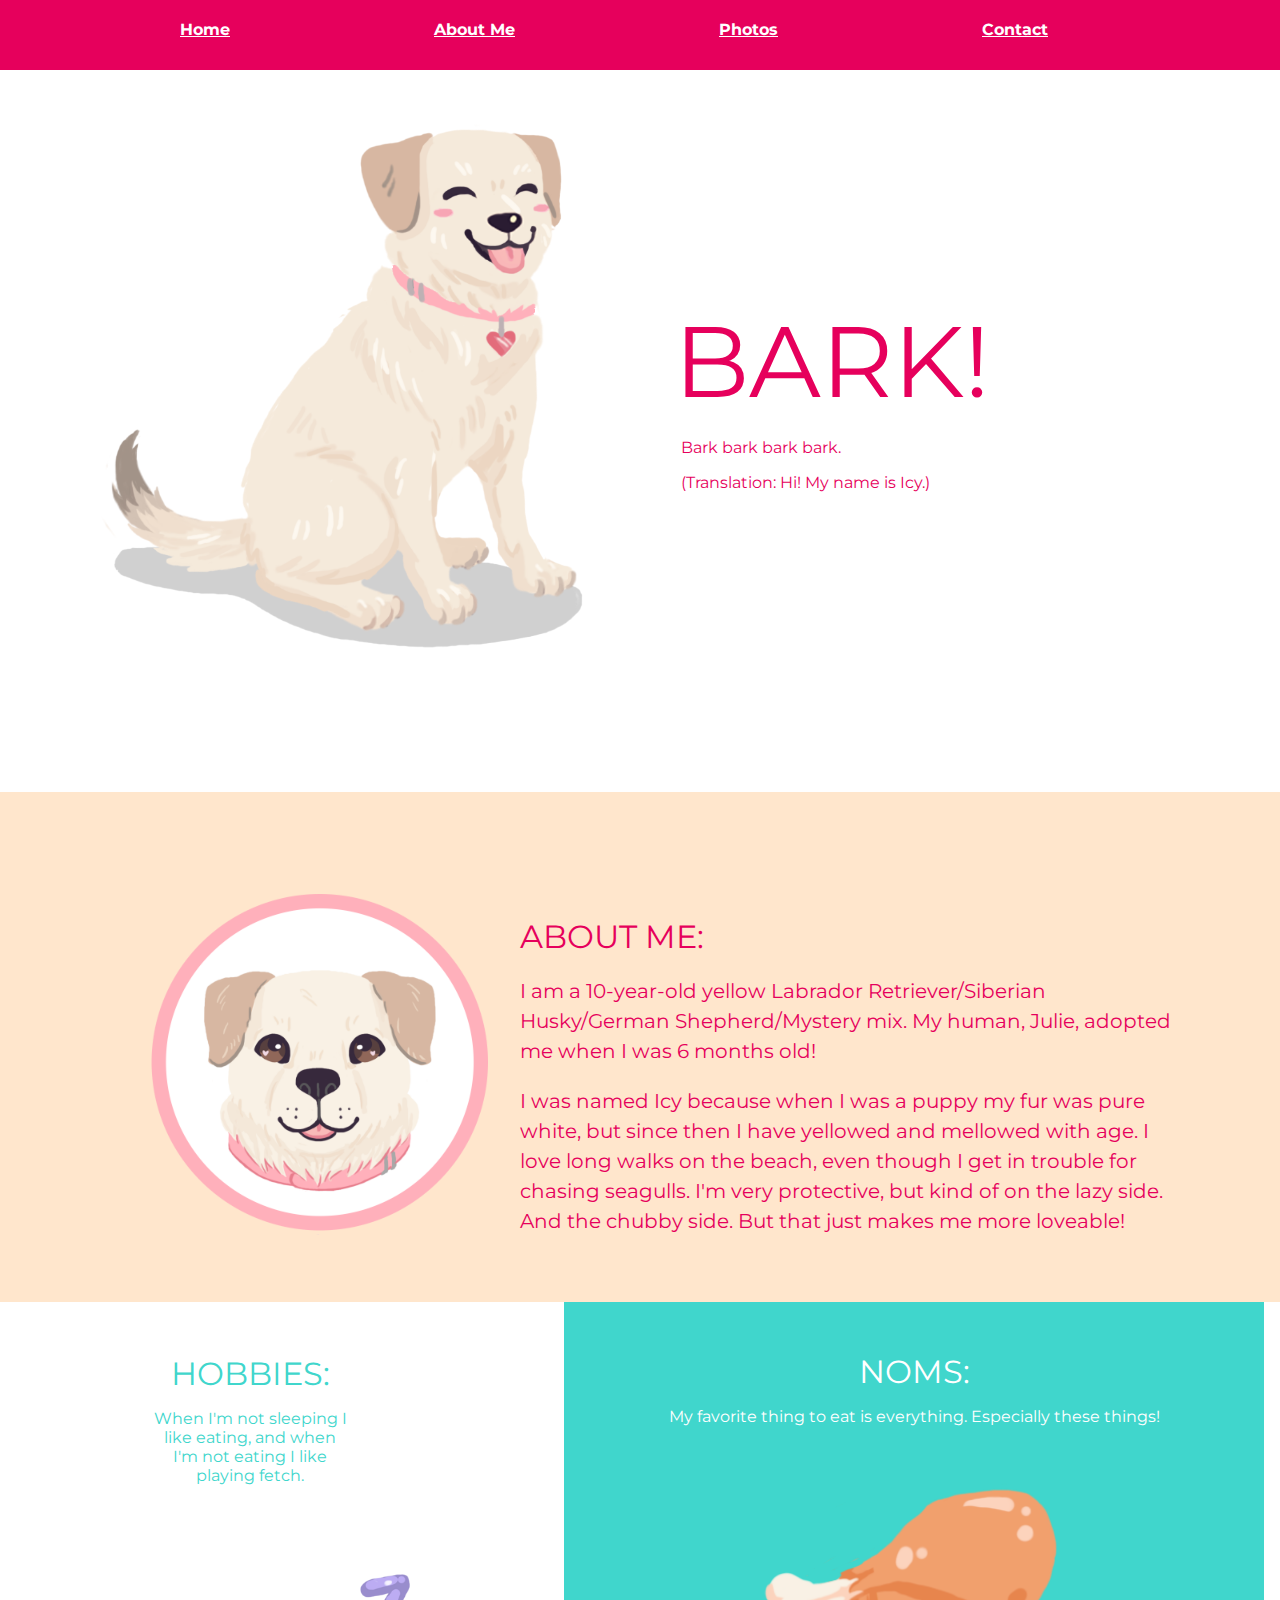
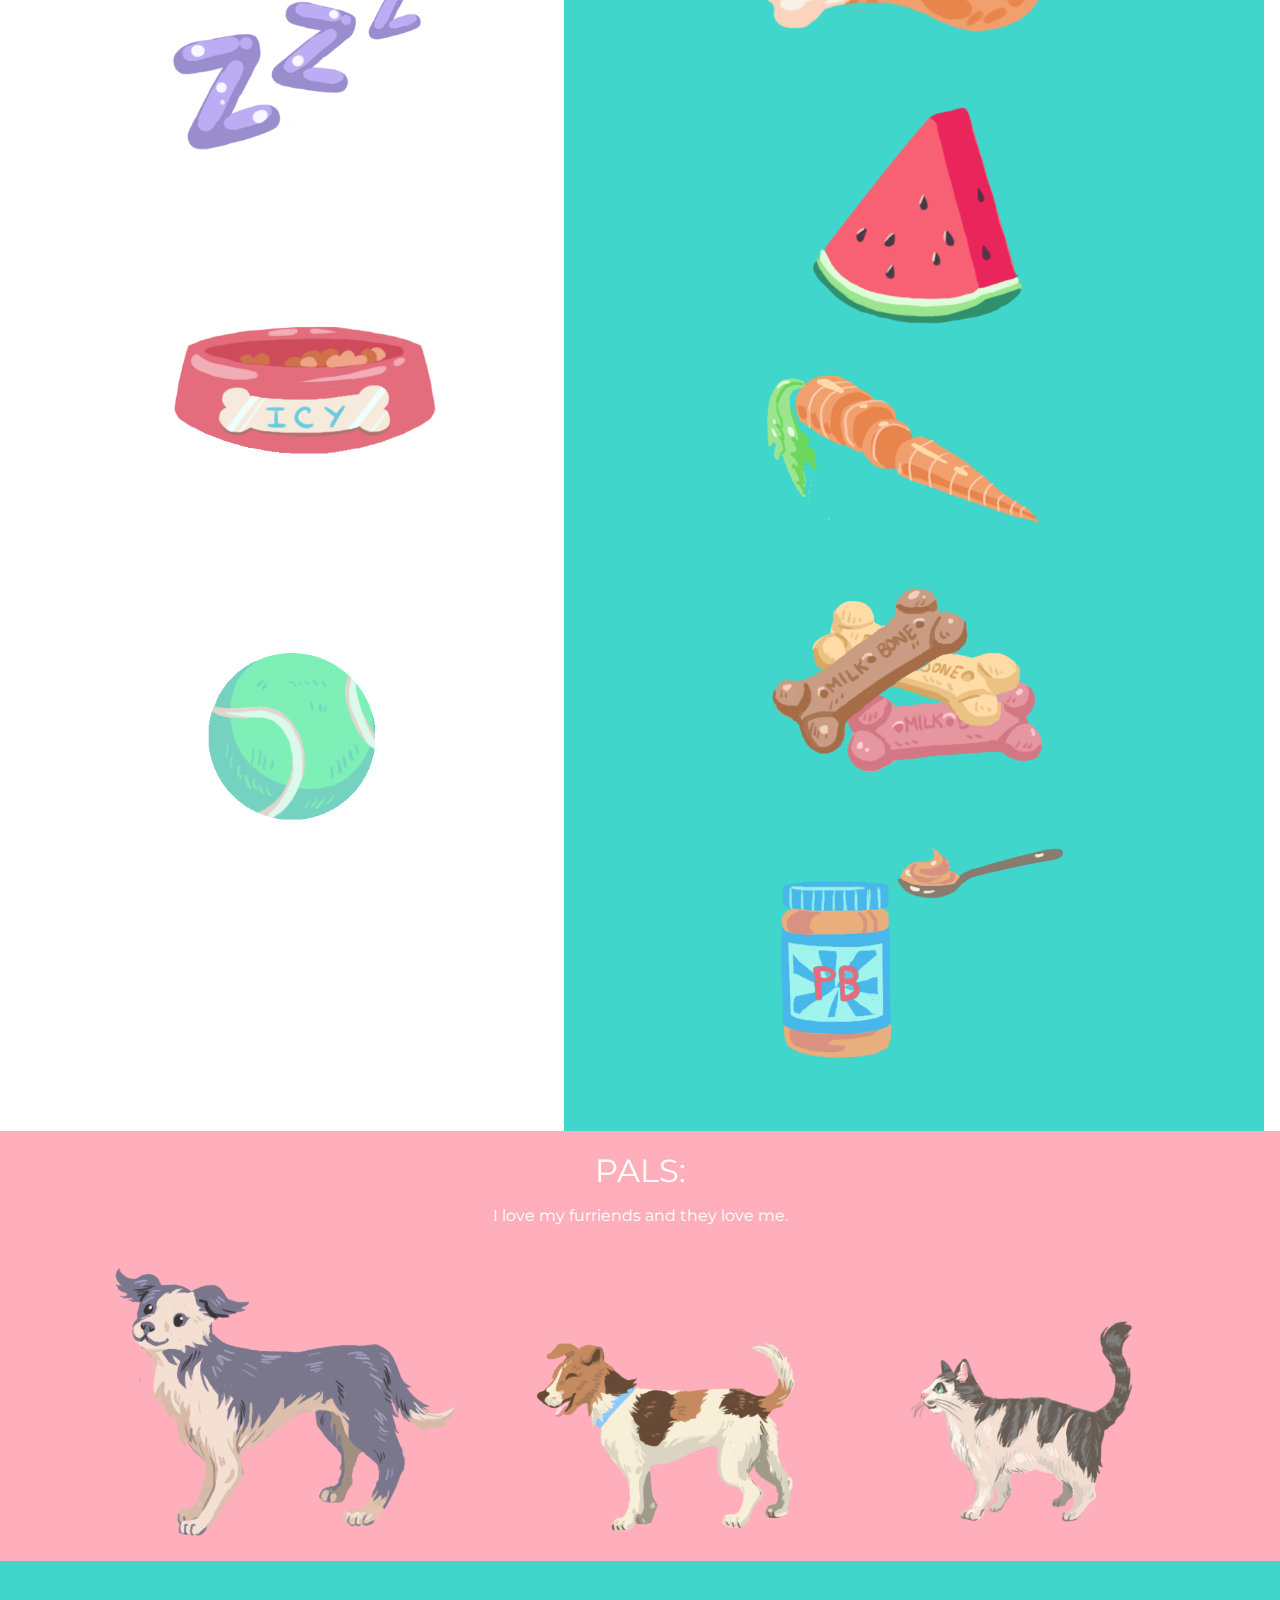
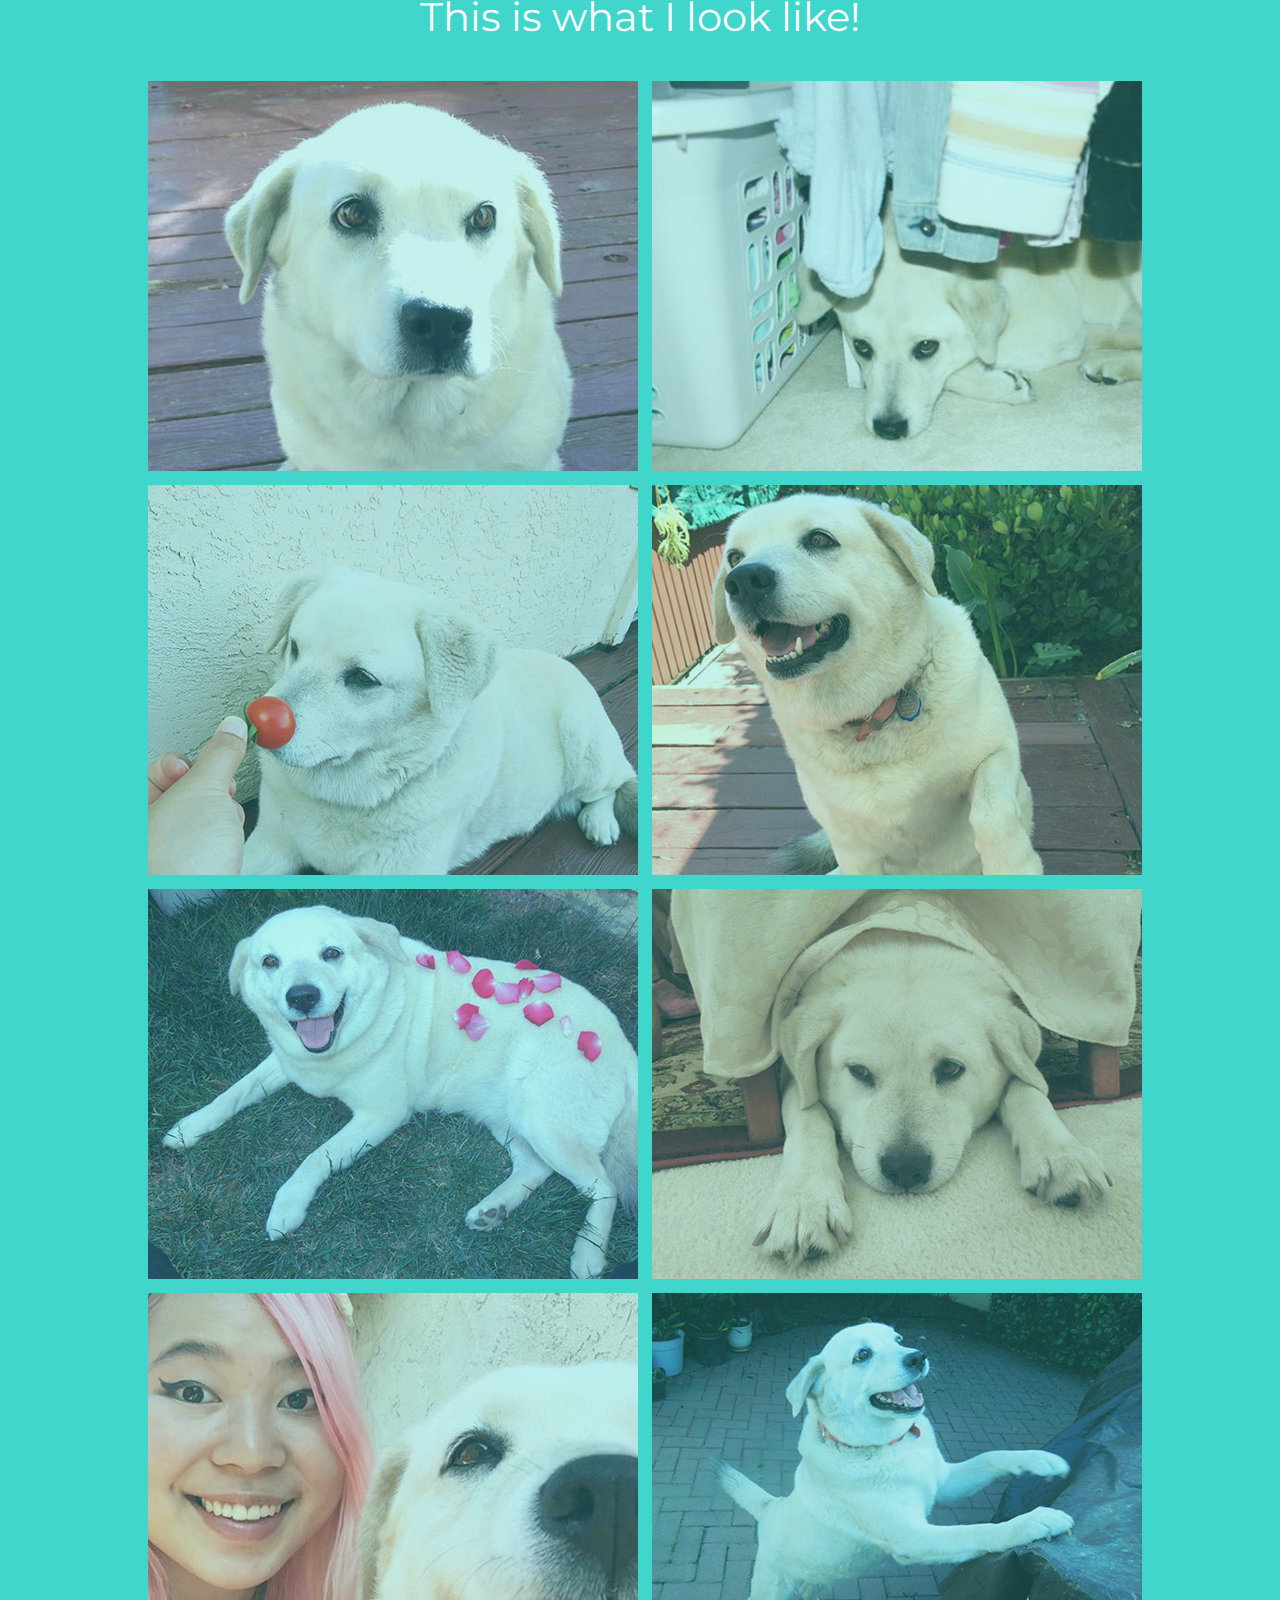
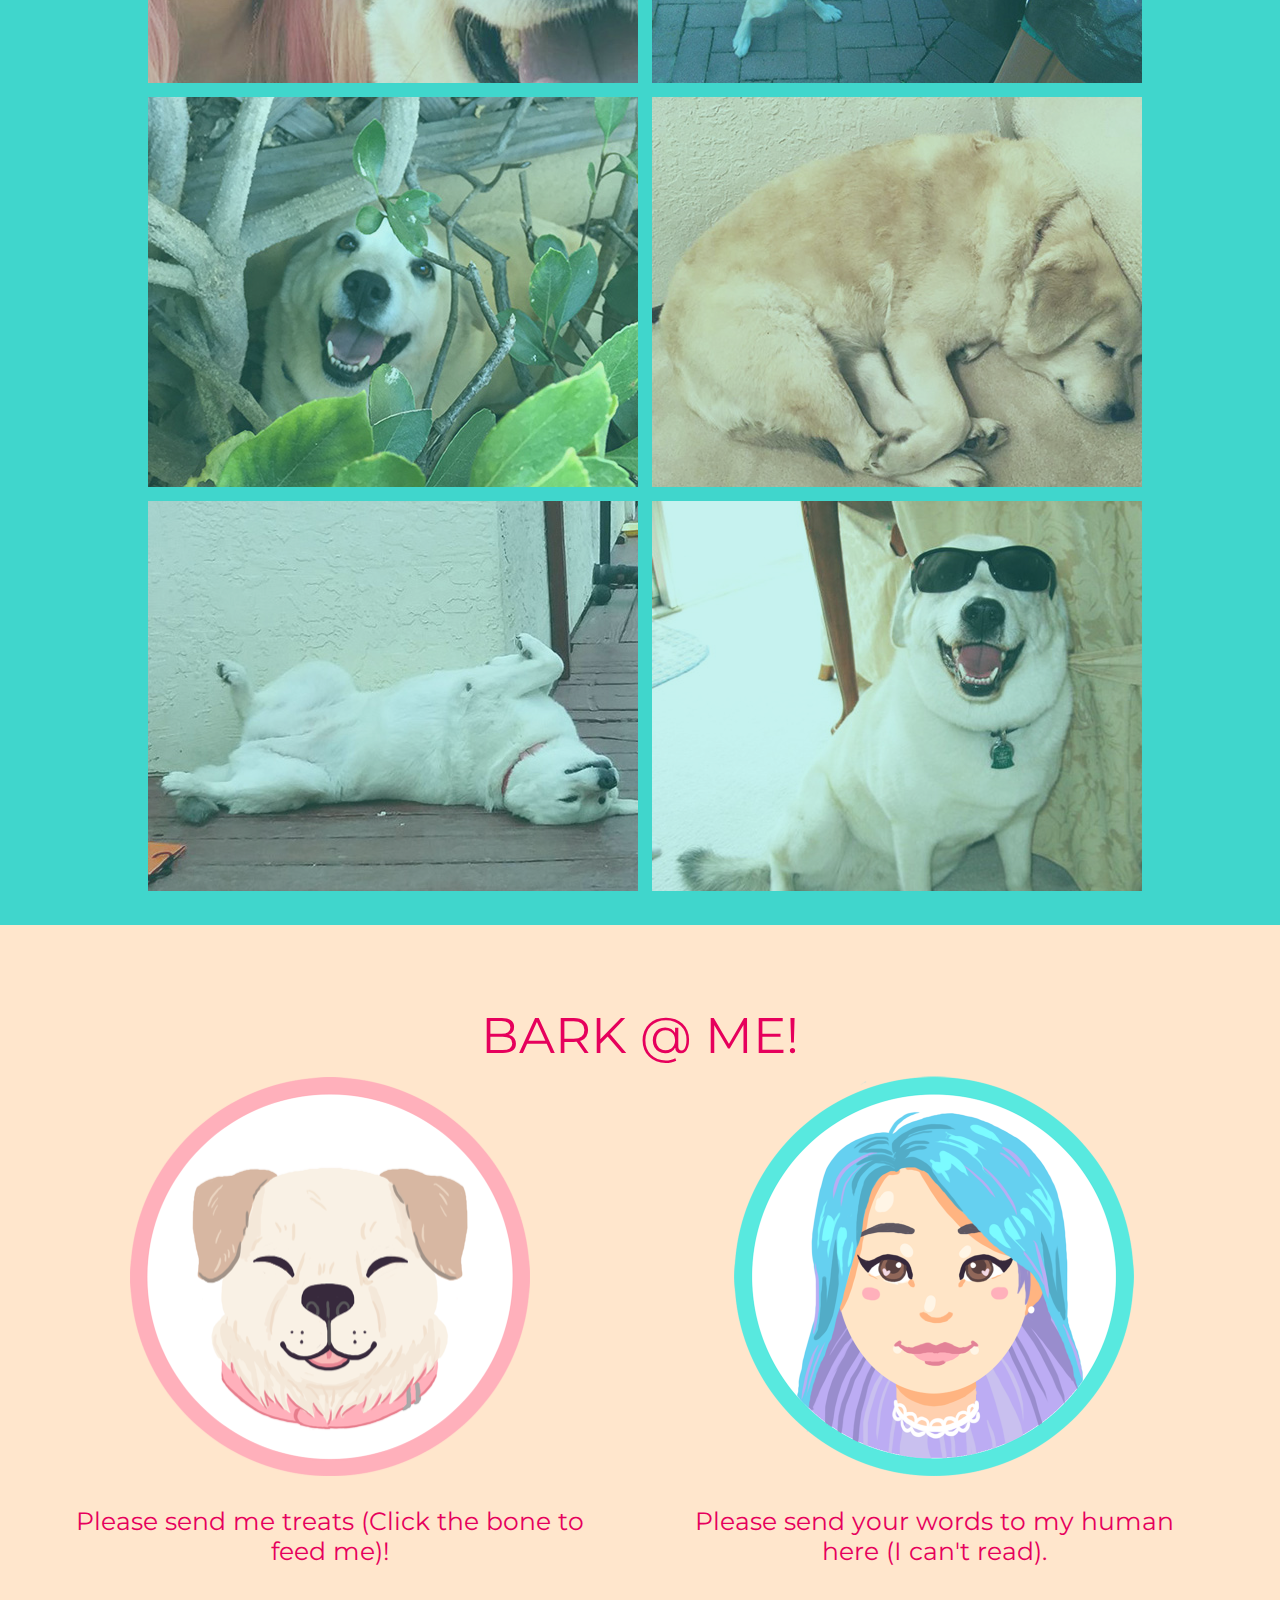
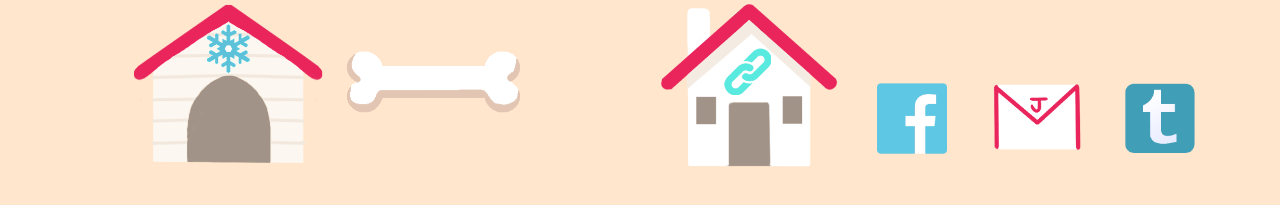
<file: index.html>
<!DOCTYPE html>
<html>
<style> html, body, a, a:hover { cursor:url('http://www.snazzyspace.com/cursorsfolder/dog-paw.png'), auto !important; }</style>
<head>
	<title>Icy Liu</title>
<link href="https://fonts.googleapis.com/css?family=Montserrat|Rubik" rel="stylesheet">
<link rel="stylesheet" type="text/css" href="assets/style.css">
<script src="https://ajax.googleapis.com/ajax/libs/jquery/3.1.1/jquery.min.js"></script>
<script src="assets/script.js"></script>
</head>
<body>
	<div id="navbar"> 
			<div class="navbar-item"> <a href="#home" style="color: white">Home</a></div>
	        <div class="navbar-item"> <a href="#about" style="color: white">About Me</a></div>
	        <div class="navbar-item"> <a href="#photos" style="color: white">Photos</a></div>
	        <div class="navbar-item"> <a href="#contact" style="color: white">Contact</a></div>
		</div>
<a name="home">
	<div class="section" id="homepage">
		<img id="icy" src="assets/images/icy.png">
		<div id="greeting">
		<div id="greeting1">BARK!</div>
		<div id="greeting2"><p>Bark bark bark bark.</p>
		(Translation: Hi! My name is Icy.)</div>
		</div>
	</div>
<a name="about">
	<div class="section" id="aboutme">
		<div id="about">
			<img id="logo" src="assets/images/logo.png">
			<div id="text"><font size="6">ABOUT ME:</font> <p>I am a 10-year-old yellow Labrador Retriever/Siberian Husky/German Shepherd/Mystery mix. My human, Julie, adopted me when I was 6 months old!</p> <p> I was named Icy because when I was a puppy my fur was pure white, but since then I have yellowed and mellowed with age. I love long walks on the beach, even though I get in trouble for chasing seagulls. I'm very protective, but kind of on the lazy side. And the chubby side. But that just makes me more loveable!</p></div>
		</div>
		<div id="hobbies">
			<div id="hobbytext"><font size="6">HOBBIES:</font><p>When I'm not sleeping I like eating, and when I'm not eating I like playing fetch.</p></div>
			<img class="hobby" src="assets/images/sleeping.png">
			<img class="hobby" src="assets/images/eating.png">
			<img class="hobby" src="assets/images/fetch.png">
		</div>
		<div id="foods">
			<div id="foodtext"><font size="6">NOMS:</font><p>My favorite thing to eat is everything. Especially these things!</p></div>
			<img class="food" src="assets/images/meat.png">
			<img class="food" src="assets/images/watermelon.png">
			<img class="food" src="assets/images/carrot.png">
			<img class="food" src="assets/images/bones.png">
			<img class="food" src="assets/images/pb.png">
		</div>
		<div id="friends">
			<div id="friendtext"><font size="6">PALS:</font><p>I love my furriends and they love me.</p></div>
			<img class="friend" src="assets/images/mickey.png">
			<img class="friend" src="assets/images/sam.png">
			<img class="friend" src="assets/images/kimchi.png">
		</div>
	</div>
<a name="photos">
	<div class="section" id="photopage">
		<div id="phototext">This is what I look like!</div>
		<div class="picture"> <img class="img" src="assets/images/icy1.jpg"></div>
		<div class="picture"> <img class="img" src="assets/images/icy2.jpg"></div>
		<div class="picture"> <img class="img" src="assets/images/icy3.jpg"></div>
		<div class="picture"> <img class="img" src="assets/images/icy4.jpg"></div>
		<div class="picture"> <img class="img" src="assets/images/icy5.jpg"></div>
		<div class="picture"> <img class="img" src="assets/images/icy6.jpg"></div>
		<div class="picture"> <img class="img" src="assets/images/icy7.jpg"></div>
		<div class="picture"> <img class="img" src="assets/images/icy8.jpg"></div>
		<div class="picture"> <img class="img" src="assets/images/icy9.jpg"></div>
		<div class="picture"> <img class="img" src="assets/images/icy10.jpg"></div>
		<div class="picture"> <img class="img" src="assets/images/icy11.jpg"></div>
		<div class="picture"> <img class="img" src="assets/images/icy12.jpg"></div>
	</div>
<a name="contact">
	<div class="section" id="contactpage">
		<div id="contacttext"> BARK @ ME! </div>
		<div class="contact"> 
		<img class="circle" src="assets/images/logo2.png"> 
			<div class="sendtext"> Please send me treats (Click the bone to feed me)!</div>
			<img class="home" src="assets/images/contacticy.png"> 
			<img id="bone" src="assets/images/contactbone.png">
		</div>
		<div class="contact"> 
		<img class="circle" src="assets/images/julie.png"> 
			<div class="sendtext"> Please send your words to my human here (I can't read). </div>
			<a href="http://juliejraws.tumblr.com"><img class="home" src="assets/images/contactjulie.png"></a> 
			<a href="http://facebook.com/julie.ting.liu"><img class="social" src="assets/images/contactfb.png"></a>
			<a href="mailto:jttliu@gmail.com?subject=Hello!"><img class="social" src="assets/images/contactemail.png"></a>
			<a href="http://jayragon.tumblr.com"><img class="social" src="assets/images/contacttumblr.png"></a>
		</div>
	</div>
</body>
</html>
</file>
<file: assets/style.css>
body {  
font-family: 'Rubik', sans-serif;
font-family: 'Montserrat', sans-serif;
margin: 0px;
padding: 0px;
background: white;
}

#home:before{
padding-top:50px;display:block;content:"";
}

#about:before{
padding-top:50px;display:block;content:"";
}

#photos:before{
padding-top:50px;display:block;content:"";
}

#contact:before{
padding-top:700px;display:block;content:"";
}

#navbar {
    position: fixed;
    width: 100%;
    height: 70px;
    background-color: #FFCFDA; 
    z-index: 10;
}

.navbar-item {
    font-weight: 700;
    font-size: 16px;
    color: white;
    display: inline-block;
    padding: 20px;
    margin-left: 160px;
}

#section {
    cursor: pointer;
}

#homepage {
    background-color: white;
}

#icy {
    margin-top: 100px;
    margin-left: 100px;
    float: left;
    width: 500px;
}

#icy:hover {
     animation: yay 0.5s infinite;
}

@keyframes yay {
  30% {
    -webkit-transform: translate(0, -5px);
    -moz-transform: translate(0, -5px);
    -o-transform: translate(0, -5px);
    -ms-transform: translate(0, -5px);
    transform: translate(0, -5px);
  }
  80% {
    -webkit-transform: rotate(-5deg);
    -moz-transform: rotate(-5deg);
    -o-transform: rotate(-5deg);
    -ms-transform: rotate(-5deg);
    transform: rotate(-5deg);
  }
}

#greeting {
    padding: 300px;
}

#greeting1 {
    margin-left: 55%;
    color: #e6005c;
    font-size: 100px;   
}

#greeting1:hover {
    color: #40D6CC;
    -webkit-transition: 0.3s ease-in-out;
    -moz-transition: 0.3s ease-in-out;
    -o-transition: 0.3s ease-in-out;
    transition: 0.3s ease-in-out;
}

#greeting2 {
    margin-left: 56%;
    color: #e6005c;  
}

#aboutme {
    background-color: white;
    height: 2000px;
}

#about {
    background-color: #ffe6cc;
    padding: 20px; 
}

#logo {
    float: left;
    width: 400px;
    margin-left: 100px;
}

#logo:hover {
    -webkit-transition: 0.7s ease-in-out;
    -moz-transition: 0.7s ease-in-out;
    -o-transition: 0.7s ease-in-out;
    transition: 0.7s ease-in-out;
    -webkit-transform: rotate(360deg);
    -moz-transform: rotate(360deg);
    -o-transform: rotate(360deg);
    -ms-transform: rotate(360deg);
    transform: rotate(360deg);
}

#text {
    padding: 60px;
    line-height: 30px;
    margin-left: 0;
    width: 1100px;
    height: 300px;
    color: #e6005c;
    font-size: 20px;
}

#text:hover {
    color: #40D6CC;
    -webkit-transition: 0.3s ease-in-out;
    -moz-transition: 0.3s ease-in-out;
    -o-transition: 0.3s ease-in-out;
    transition: 0.3s ease-in-out;
}

#hobbytext {
    text-align: center;
    color: #40D6CC;
}

#hobbytext:hover {
    color: #e6005c;
    -webkit-transition: 0.3s ease-in-out;
    -moz-transition: 0.3s ease-in-out;
    -o-transition: 0.3s ease-in-out;
    transition: 0.3s ease-in-out;
}


#hobbies {
    display: inline-block;
    margin-left: 100px;
    margin-right: 160px;
    width: 200px;
    padding: 50px;
    background-color: white;
}

.hobby {
    width: 300px;
}

.hobby:hover {
  animation: pulse 0.7s infinite;
}

@keyframes pulse {
  50% {
    -webkit-transform: scale(1.1);
    -moz-transform: scale(1.1);
    -o-transform: scale(1.1);
    -ms-transform: scale(1.1);
    transform: scale(1.1);
  }
}

#foods {
    position: relative;
    display: inline-block;
    text-align: center;
    width: 600px;
    padding: 50px;
    background-color: #40D6CC;
}

#foodtext {
    color: white;
}

#foodtext:hover {
    color: #e6005c;
    -webkit-transition: 0.3s ease-in-out;
    -moz-transition: 0.3s ease-in-out;
    -o-transition: 0.3s ease-in-out;
    transition: 0.3s ease-in-out;
}

.food {
    width: 300px;
    padding: 10px;
}

.food:hover {
  animation: rotate 0.7s infinite;
}

@keyframes rotate {
  30% {
    -webkit-transform: rotate(10deg);
    -moz-transform: rotate(10deg);
    -o-transform: rotate(10deg);
    -ms-transform: rotate(10deg);
    transform: rotate(10deg);
  }
  80% {
    -webkit-transform: rotate(-10deg);
    -moz-transform: rotate(-10deg);
    -o-transform: rotate(-10deg);
    -ms-transform: rotate(-10deg);
    transform: rotate(-10deg);
  }
}

#friends {
    position: relative;
    background-color: #ffafbc;
    text-align: center;
    height: 390px;
    padding: 20px;
}

#friendtext {
    color: white;
}

#friendtext:hover {
    color: #e6005c;
    -webkit-transition: 0.3s ease-in-out;
    -moz-transition: 0.3s ease-in-out;
    -o-transition: 0.3s ease-in-out;
    transition: 0.3s ease-in-out;
}

.friend {
    width: 350px;
}

.friend:hover {
  animation: dance 0.5s infinite;
}

@keyframes dance {
  30% {
    -webkit-transform: translate(0, -10px);
    -moz-transform: translate(0, -10px);
    -o-transform: translate(0, -10px);
    -ms-transform: translate(0, -10px);
    transform: translate(0, -10px);
  }
  80% {
    -webkit-transform: rotate(-10deg);
    -moz-transform: rotate(-10deg);
    -o-transform: rotate(-10deg);
    -ms-transform: rotate(-10deg);
    transform: rotate(-10deg);
  }
}

#photopage {
    margin-top: 300px;
    padding: 30px;
    background-color: #40D6CC;
    text-align: center;
}

#phototext {
    margin-top: 40px;
    font-size: 40px;
    color: white;
    text-align: center;
    padding: 30px;
}

.img {
    padding: 10px;
    opacity: 0.7;
}

.img:hover {
    -webkit-transition: 0.5s ease-in-out;
    -moz-transition: 0.5s ease-in-out;
    -o-transition: 0.5s ease-in-out;
    transition: 0.5s ease-in-out;
    opacity: 1;
}

.picture {
    display: inline-block;
    width: 500px;
    height: 400px;
    overflow: hidden;
}

.home {
    width: 200px;
}

.social {
    width: 120px;
}

.social:hover {
    -webkit-transition: 0.3s ease-in-out;
    -moz-transition: 0.3s ease-in-out;
    -o-transition: 0.3s ease-in-out;
    transition: 0.3s ease-in-out;
    -webkit-transform: translate(0, -10px);
    -moz-transform: translate(0, -10px);
    -o-transform: translate(0, -10px);
    -ms-transform: translate(0, -10px);
    transform: translate(0, -10px);
}

.contact{
    color: #e6005c;
    display: inline-block;
    width: 600px;
    height: 200px;
    text-align: center;
}

.circle {
    display: table;
    margin: auto;
    width: 400px;
}

.circle:hover {
    -webkit-transition: 0.5s ease-in-out;
    -moz-transition: 0.5s ease-in-out;
    -o-transition: 0.5s ease-in-out;
    transition: 0.5s ease-in-out;
    -webkit-transform: rotate(360deg) scale(1.1);
    -moz-transform: rotate(360deg) scale(1.1);
    -o-transform: rotate(360deg) scale(1.1);
    -ms-transform: rotate(360deg) scale(1.1);
    transform: rotate(360deg) scale(1.1);
}

#bone {
    width: 200px;
}

.sent {
    -webkit-transition: 0.5s ease-in-out;
    -moz-transition: 0.5s ease-in-out;
    -o-transition: 0.5s ease-in-out;
    transition: 0.5s ease-in-out;
    -webkit-transform: translate(-205px, 100px) scale(0.5);
    -moz-transform: translate(-205px, 100px)scale(0.5);
    -o-transform: translate(-205px, 100px) scale(0.5);
    -ms-transform: translate(-205px, 100px) scale(0.5);
    transform: translate(-205px, 100px) scale(0.5);
}

#contactpage {
    position: relative;
    color: #e6005c;
    background-color: #ffe6cc;
    padding: 30px;
}

#contacttext {
    padding: 10px;
    font-size: 50px;
    font-style: bold;
    text-align: center;
    margin-top: 40px;
}

#contacttext:hover {
    color: #40D6CC;
    -webkit-transition: 0.3s ease-in-out;
    -moz-transition: 0.3s ease-in-out;
    -o-transition: 0.3s ease-in-out;
    transition: 0.3s ease-in-out;
}

.sendtext {
    font-size: 25px;
    text-align: center;
    padding: 30px;
}

}
</file>
